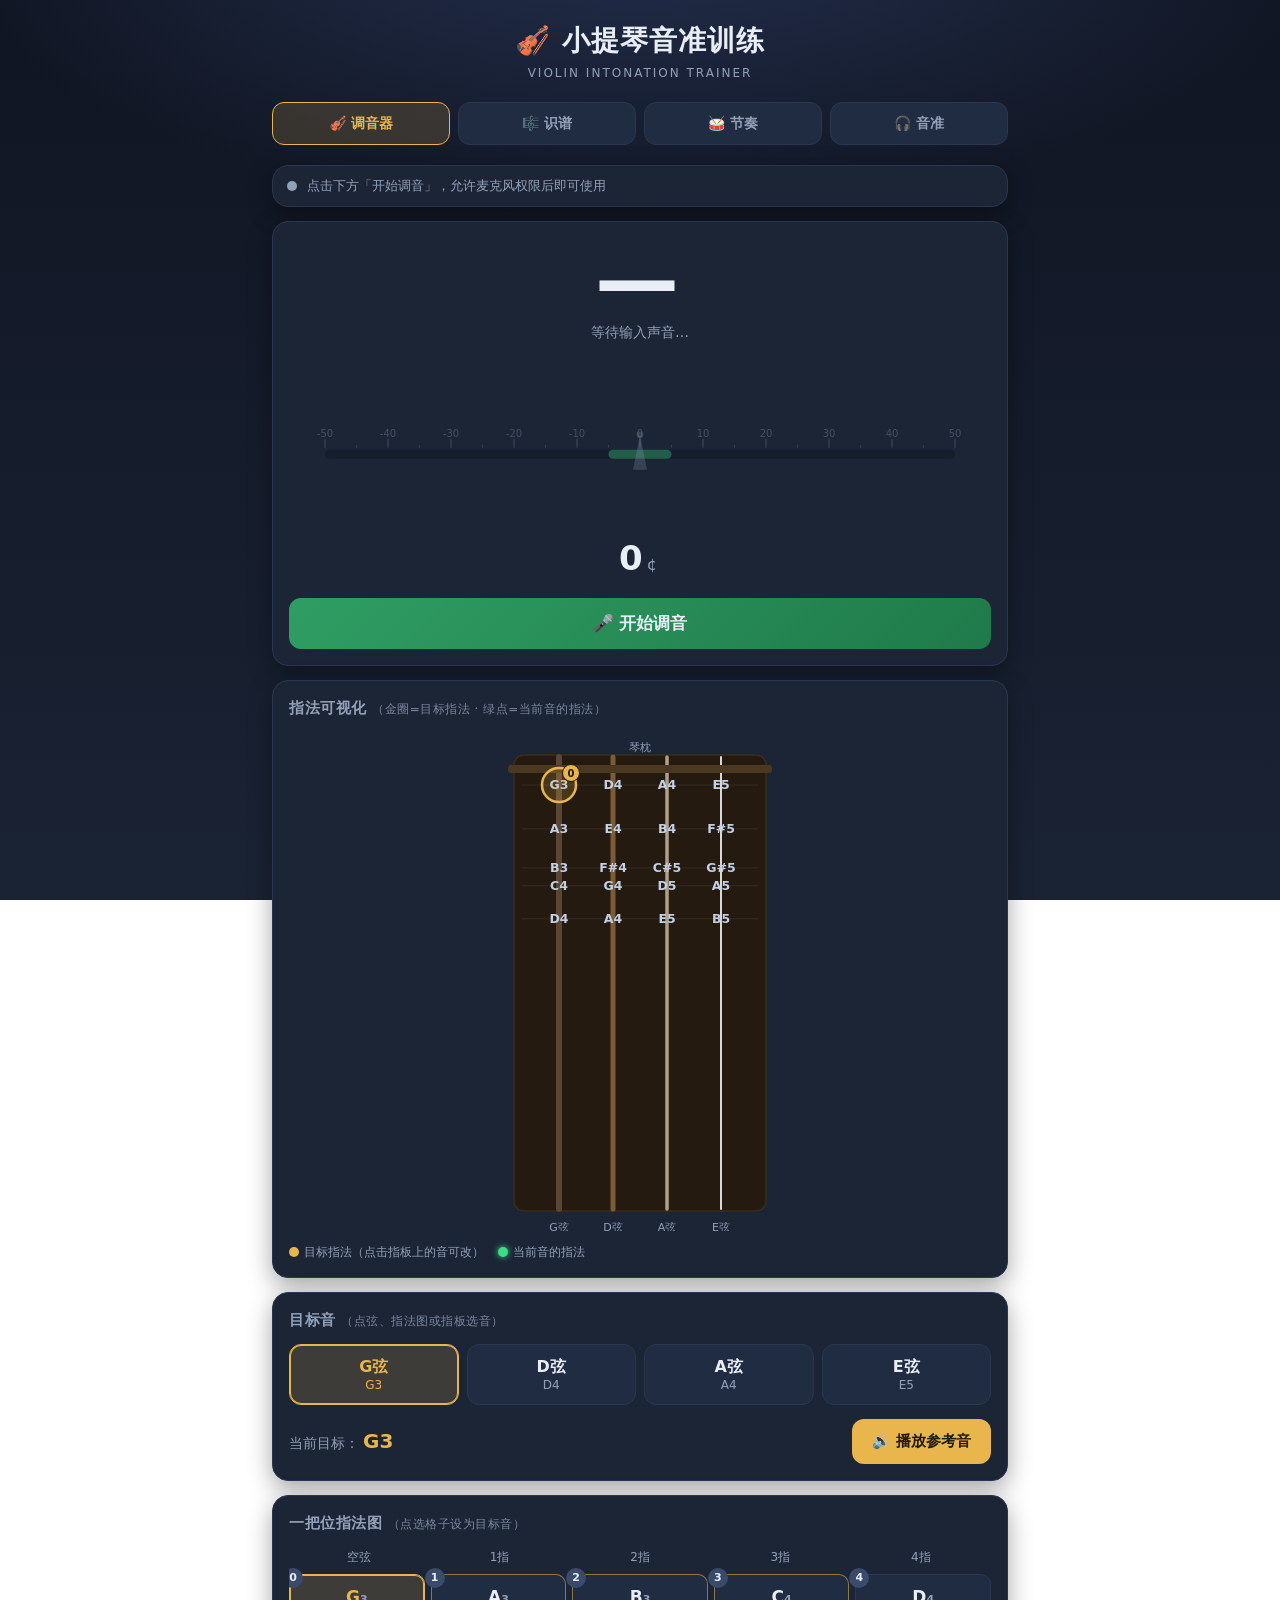
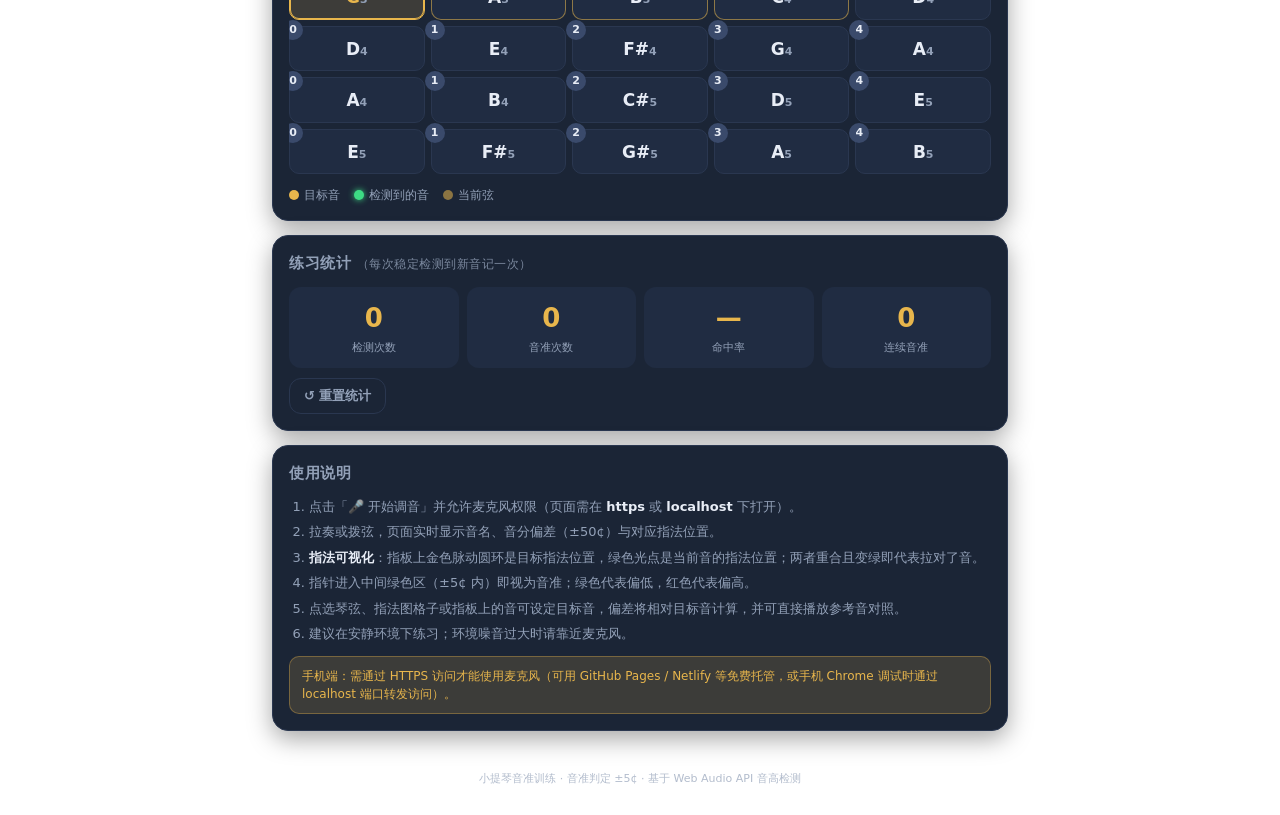
<file: index.html>
<!DOCTYPE html>
<html lang="zh-CN">
<head>
<meta charset="UTF-8">
<meta name="viewport" content="width=device-width, initial-scale=1, viewport-fit=cover">
<meta name="theme-color" content="#101522">
<meta name="description" content="小提琴音准训练器：实时音高检测、音分偏差表、一把位指法图，支持电脑与手机。">
<title>小提琴音准训练 · Violin Tuner</title>
<link rel="icon" href="data:image/svg+xml,<svg xmlns='http://www.w3.org/2000/svg' viewBox='0 0 100 100'><text y='.9em' font-size='90'>🎻</text></svg>">
<link rel="stylesheet" href="css/style.css">
</head>
<body data-page="tuner">

<header class="app-header">
  <div class="brand">🎻 小提琴音准训练</div>
  <div class="brand-sub">Violin Intonation Trainer</div>
</header>

<nav class="site-nav">
  <a class="nav-link active" href="index.html">🎻 调音器</a>
  <a class="nav-link" href="notes.html">🎼 识谱</a>
  <a class="nav-link" href="rhythm.html">🥁 节奏</a>
  <a class="nav-link" href="ear.html">🎧 音准</a>
</nav>

<main class="app">

  <!-- 状态条 -->
  <section class="card status-card" id="statusCard">
    <span class="status-led" id="statusLed"></span>
    <span class="status-text" id="statusText">点击下方「开始调音」，允许麦克风权限后即可使用</span>
  </section>

  <!-- 调音器主区域 -->
  <section class="card tuner-card">
    <div class="note-display">
      <span class="note-letter" id="noteLetter">—</span>
      <span class="note-octave" id="noteOctave"></span>
    </div>
    <div class="pos-info" id="posInfo">等待输入声音…</div>

    <canvas id="meter" class="meter"></canvas>

    <div class="cents-readout">
      <span class="cents-value" id="centsValue">0</span>
      <span class="cents-unit">¢</span>
      <span class="cents-dir" id="centsDir"></span>
    </div>

    <div class="btn-row">
      <button id="startBtn" class="btn btn-primary">🎤 开始调音</button>
      <button id="stopBtn" class="btn btn-ghost hidden">⏹ 停止</button>
    </div>
  </section>

  <!-- 指法可视化 -->
  <section class="card">
    <h2>指法可视化 <span class="hint">（金圈=目标指法 · 绿点=当前音的指法）</span></h2>
    <div class="fb-wrap">
      <svg id="fbSvg" viewBox="0 0 340 500" role="img" aria-label="小提琴指板指法图"></svg>
    </div>
    <div class="chart-legend">
      <span><i class="dot dot-target"></i>目标指法（点击指板上的音可改）</span>
      <span><i class="dot dot-detect"></i>当前音的指法</span>
    </div>
  </section>

  <!-- 目标音 / 琴弦 -->
  <section class="card">
    <h2>目标音 <span class="hint">（点弦、指法图或指板选音）</span></h2>
    <div class="string-row" id="stringRow">
      <button class="string-btn" data-string="G">G弦<br><small>G3</small></button>
      <button class="string-btn" data-string="D">D弦<br><small>D4</small></button>
      <button class="string-btn" data-string="A">A弦<br><small>A4</small></button>
      <button class="string-btn" data-string="E">E弦<br><small>E5</small></button>
    </div>
    <div class="target-row">
      <div class="target-label">当前目标：<b id="targetNote">G3</b></div>
      <button id="refBtn" class="btn btn-accent">🔊 播放参考音</button>
    </div>
    <div class="flash hidden" id="flash">🎯 准了！</div>
  </section>

  <!-- 一把位指法图 -->
  <section class="card">
    <h2>一把位指法图 <span class="hint">（点选格子设为目标音）</span></h2>
    <div class="chart-wrap">
      <div class="chart" id="chart" role="grid" aria-label="小提琴一把位指法图"></div>
    </div>
    <div class="chart-legend">
      <span><i class="dot dot-target"></i>目标音</span>
      <span><i class="dot dot-detect"></i>检测到的音</span>
      <span><i class="dot dot-current"></i>当前弦</span>
    </div>
  </section>

  <!-- 练习统计 -->
  <section class="card">
    <h2>练习统计 <span class="hint">（每次稳定检测到新音记一次）</span></h2>
    <div class="stats">
      <div class="stat"><div class="stat-num" id="statTotal">0</div><div class="stat-label">检测次数</div></div>
      <div class="stat"><div class="stat-num" id="statInTune">0</div><div class="stat-label">音准次数</div></div>
      <div class="stat"><div class="stat-num" id="statRate">—</div><div class="stat-label">命中率</div></div>
      <div class="stat"><div class="stat-num" id="statStreak">0</div><div class="stat-label">连续音准</div></div>
    </div>
    <button id="resetStatsBtn" class="btn btn-ghost btn-sm">↺ 重置统计</button>
  </section>

  <!-- 使用说明 -->
  <section class="card help">
    <h2>使用说明</h2>
    <ol>
      <li>点击「🎤 开始调音」并允许麦克风权限（页面需在 <b>https</b> 或 <b>localhost</b> 下打开）。</li>
      <li>拉奏或拨弦，页面实时显示音名、音分偏差（±50¢）与对应指法位置。</li>
      <li><b>指法可视化</b>：指板上金色脉动圆环是目标指法位置，绿色光点是当前音的指法位置；两者重合且变绿即代表拉对了音。</li>
      <li>指针进入中间绿色区（±5¢ 内）即视为音准；绿色代表偏低，红色代表偏高。</li>
      <li>点选琴弦、指法图格子或指板上的音可设定目标音，偏差将相对目标音计算，并可直接播放参考音对照。</li>
      <li>建议在安静环境下练习；环境噪音过大时请靠近麦克风。</li>
    </ol>
    <p class="note">手机端：需通过 HTTPS 访问才能使用麦克风（可用 GitHub Pages / Netlify 等免费托管，或手机 Chrome 调试时通过 localhost 端口转发访问）。</p>
  </section>

</main>

<footer class="app-footer">
  小提琴音准训练 · 音准判定 ±5¢ · 基于 Web Audio API 音高检测
</footer>

<script src="js/pitch.js"></script>
<script src="js/app.js"></script>
</body>
</html>
</file>
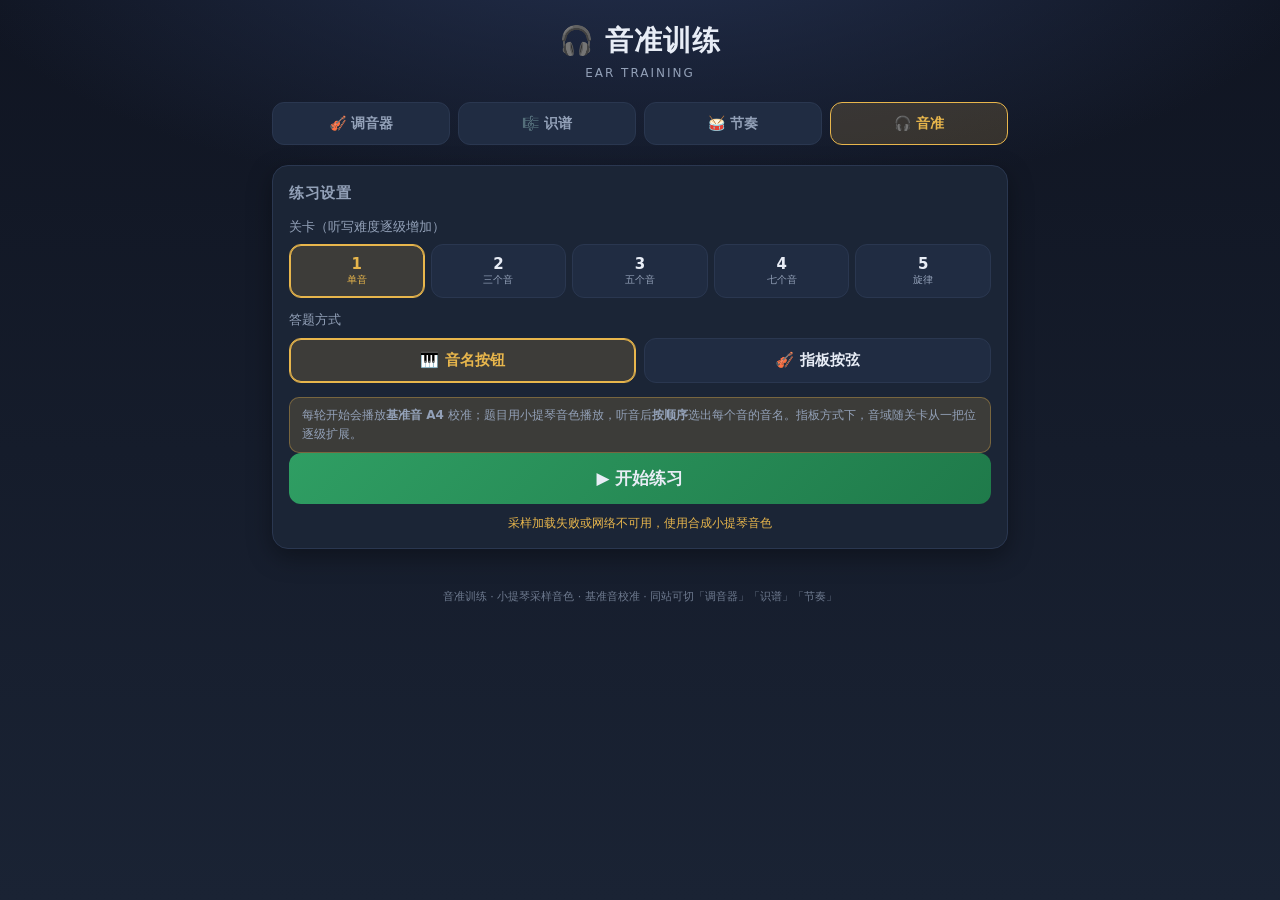
<file: ear.html>
<!DOCTYPE html>
<html lang="zh-CN">
<head>
<meta charset="UTF-8">
<meta name="viewport" content="width=device-width, initial-scale=1, viewport-fit=cover">
<meta name="theme-color" content="#101522">
<meta name="description" content="音准（听音）训练：小提琴采样音色播放，听音辨名，单音到经典旋律五级难度，支持音名按钮与指板按弦双答题。">
<title>音准训练 · Ear Trainer</title>
<link rel="icon" href="data:image/svg+xml,<svg xmlns='http://www.w3.org/2000/svg' viewBox='0 0 100 100'><text y='.9em' font-size='90'>🎧</text></svg>">
<link rel="stylesheet" href="css/style.css">
<link rel="stylesheet" href="css/ear.css">
</head>
<body data-page="ear">

<header class="app-header">
  <div class="brand">🎧 音准训练</div>
  <div class="brand-sub">Ear Training</div>
</header>

<nav class="site-nav">
  <a class="nav-link" href="index.html">🎻 调音器</a>
  <a class="nav-link" href="notes.html">🎼 识谱</a>
  <a class="nav-link" href="rhythm.html">🥁 节奏</a>
  <a class="nav-link active" href="ear.html">🎧 音准</a>
</nav>

<main class="app">

  <!-- 练习设置 -->
  <section class="card" id="setupCard">
    <h2>练习设置</h2>
    <div class="set-label">关卡（听写难度逐级增加）</div>
    <div class="level-grid" id="levelRow">
      <button class="rh-level active" data-level="1">1<small>单音</small></button>
      <button class="rh-level" data-level="2">2<small>三个音</small></button>
      <button class="rh-level" data-level="3">3<small>五个音</small></button>
      <button class="rh-level" data-level="4">4<small>七个音</small></button>
      <button class="rh-level" data-level="5">5<small>旋律</small></button>
    </div>

    <div class="set-label">答题方式</div>
    <div class="btn-grid" id="answerModeRow">
      <button class="choice-btn active" data-mode="buttons">🎹 音名按钮</button>
      <button class="choice-btn" data-mode="board">🎻 指板按弦</button>
    </div>

    <div class="set-tip">每轮开始会播放<b>基准音 A4</b> 校准；题目用小提琴音色播放，听音后<b>按顺序</b>选出每个音的音名。指板方式下，音域随关卡从一把位逐级扩展。</div>
    <button id="startBtn" class="btn btn-primary">▶ 开始练习</button>
    <div class="sound-status" id="soundStatus">正在准备音色…</div>
  </section>

  <!-- 答题区 -->
  <section class="card hidden" id="quizCard">
    <div class="quiz-top">
      <span id="progressText">第 1 / 20 题</span>
      <span id="scoreText">对 0 · 错 0</span>
    </div>
    <div class="progress-bar"><div class="progress-fill" id="progressFill"></div></div>

    <div class="play-row">
      <span class="seq-info" id="seqInfo">第 1 / 1 个音</span>
      <div class="play-btns">
        <button id="refBtn" class="btn btn-ghost btn-sm">🔊 基准音 A4</button>
        <button id="replayBtn" class="btn btn-accent btn-sm">🔁 重播本题</button>
      </div>
    </div>

    <!-- 音名按钮答题（钢琴式八度分行，点击=播放试听+作答） -->
    <div class="set-label" id="btnLabel">点击音名作答（同时播放该音试听，可随时与基准音对比）</div>
    <div class="answer-row" id="answerRow"></div>

    <!-- 指板答题 -->
    <div class="board-wrap hidden" id="boardWrap">
      <svg id="earBoard" viewBox="0 0 340 520" role="img" aria-label="小提琴指板答题"></svg>
    </div>

    <div class="feedback" id="feedback">&nbsp;</div>

    <div class="btn-row next-row">
      <button id="nextBtn" class="btn btn-primary hidden">▶ 下一题</button>
    </div>
  </section>

  <!-- 结果 -->
  <section class="card hidden" id="resultCard">
    <h2>本轮完成 🎉</h2>
    <div class="stats">
      <div class="stat"><div class="stat-num" id="resRate">—</div><div class="stat-label">正确率</div></div>
      <div class="stat"><div class="stat-num" id="resRight">0</div><div class="stat-label">答对</div></div>
      <div class="stat"><div class="stat-num" id="resWrong">0</div><div class="stat-label">答错</div></div>
      <div class="stat"><div class="stat-num" id="resStreak">0</div><div class="stat-label">最长连对</div></div>
    </div>
    <div class="btn-row">
      <button id="againBtn" class="btn btn-primary">🔀 再来一轮（重新洗牌）</button>
      <button id="backBtn" class="btn btn-ghost">⚙ 返回设置</button>
    </div>
  </section>

</main>

<footer class="app-footer">
  音准训练 · 小提琴采样音色 · 基准音校准 · 同站可切「调音器」「识谱」「节奏」
</footer>

<script src="js/pitch.js"></script>
<script src="js/synth.js"></script>
<script src="js/samples.js"></script>
<script src="js/ear.js"></script>
</body>
</html>
</file>
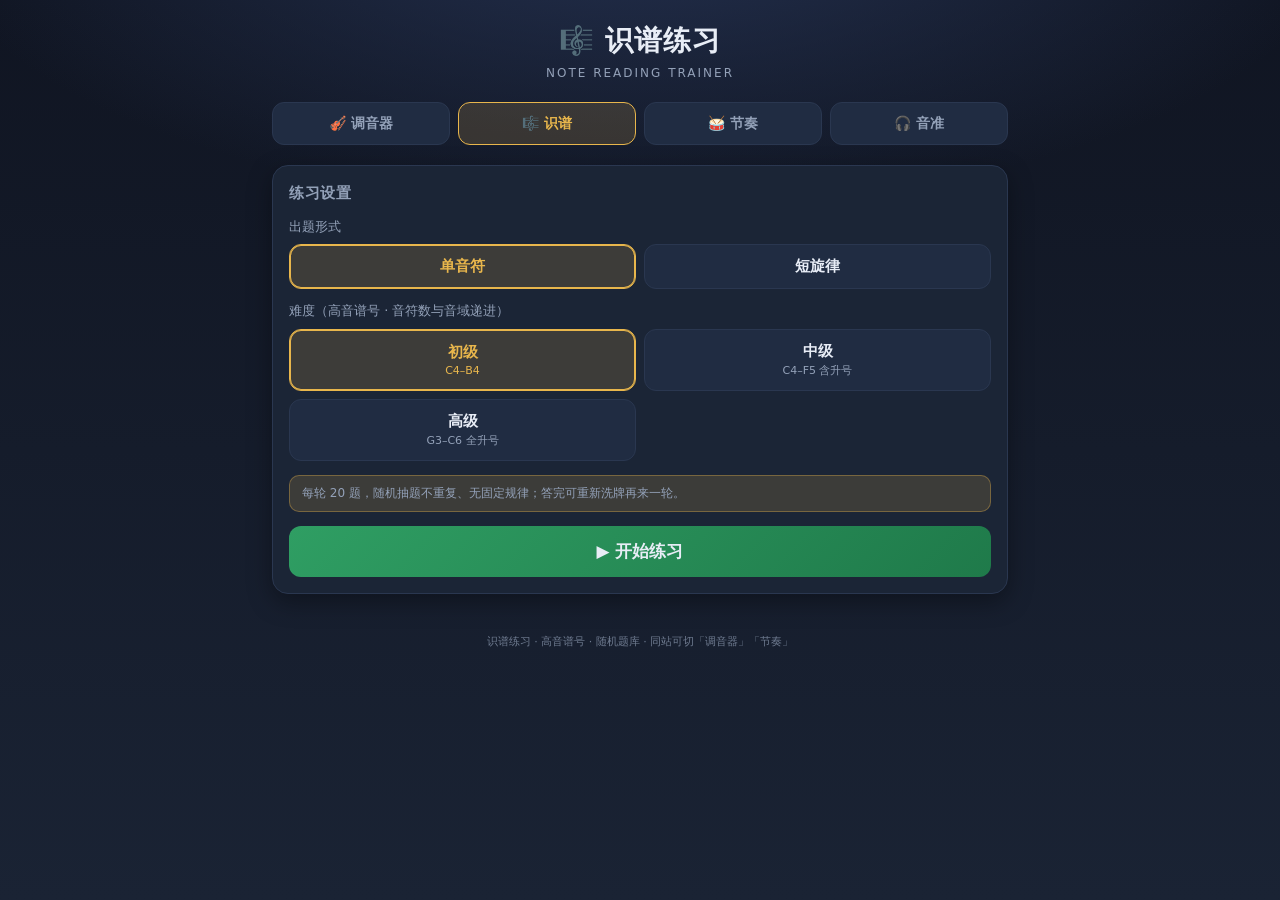
<file: notes.html>
<!DOCTYPE html>
<html lang="zh-CN">
<head>
<meta charset="UTF-8">
<meta name="viewport" content="width=device-width, initial-scale=1, viewport-fit=cover">
<meta name="theme-color" content="#101522">
<meta name="description" content="五线谱识谱练习：单音符/短旋律双模式，三档难度，随机不重复题库。">
<title>识谱练习 · Note Reading</title>
<link rel="icon" href="data:image/svg+xml,<svg xmlns='http://www.w3.org/2000/svg' viewBox='0 0 100 100'><text y='.9em' font-size='90'>🎼</text></svg>">
<link rel="stylesheet" href="css/style.css">
<link rel="stylesheet" href="css/notes.css">
</head>
<body data-page="notes">

<header class="app-header">
  <div class="brand">🎼 识谱练习</div>
  <div class="brand-sub">Note Reading Trainer</div>
</header>

<nav class="site-nav">
  <a class="nav-link" href="index.html">🎻 调音器</a>
  <a class="nav-link active" href="notes.html">🎼 识谱</a>
  <a class="nav-link" href="rhythm.html">🥁 节奏</a>
  <a class="nav-link" href="ear.html">🎧 音准</a>
</nav>

<main class="app">

  <!-- 练习设置 -->
  <section class="card" id="setupCard">
    <h2>练习设置</h2>
    <div class="set-label">出题形式</div>
    <div class="btn-grid" id="modeRow">
      <button class="choice-btn active" data-mode="single">单音符</button>
      <button class="choice-btn" data-mode="melody">短旋律</button>
    </div>
    <div class="set-label">难度（高音谱号 · 音符数与音域递进）</div>
    <div class="btn-grid" id="levelRow">
      <button class="choice-btn active" data-level="1">初级<br><small>C4–B4</small></button>
      <button class="choice-btn" data-level="2">中级<br><small>C4–F5 含升号</small></button>
      <button class="choice-btn" data-level="3">高级<br><small>G3–C6 全升号</small></button>
    </div>
    <div class="set-tip">每轮 20 题，随机抽题不重复、无固定规律；答完可重新洗牌再来一轮。</div>
    <button id="startBtn" class="btn btn-primary">▶ 开始练习</button>
  </section>

  <!-- 答题区 -->
  <section class="card hidden" id="quizCard">
    <div class="quiz-top">
      <span id="progressText">第 1 / 20 题</span>
      <span id="scoreText">对 0 · 错 0</span>
    </div>
    <div class="progress-bar"><div class="progress-fill" id="progressFill"></div></div>

    <div class="staff-wrap">
      <svg id="staff" viewBox="0 0 540 180" role="img" aria-label="五线谱"></svg>
    </div>

    <div class="set-label">这个音是什么？</div>
    <div class="answer-row" id="answerRow"></div>

    <div class="feedback" id="feedback">&nbsp;</div>
  </section>

  <!-- 结果 -->
  <section class="card hidden" id="resultCard">
    <h2>本轮完成 🎉</h2>
    <div class="stats">
      <div class="stat"><div class="stat-num" id="resRate">—</div><div class="stat-label">正确率</div></div>
      <div class="stat"><div class="stat-num" id="resRight">0</div><div class="stat-label">答对</div></div>
      <div class="stat"><div class="stat-num" id="resWrong">0</div><div class="stat-label">答错</div></div>
      <div class="stat"><div class="stat-num" id="resStreak">0</div><div class="stat-label">最长连对</div></div>
    </div>
    <div class="btn-row">
      <button id="againBtn" class="btn btn-primary">🔀 再来一轮（重新洗牌）</button>
      <button id="backBtn" class="btn btn-ghost">⚙ 返回设置</button>
    </div>
  </section>

</main>

<footer class="app-footer">
  识谱练习 · 高音谱号 · 随机题库 · 同站可切「调音器」「节奏」
</footer>

<script src="js/pitch.js"></script>
<script src="js/notation.js"></script>
<script src="js/notes.js"></script>
</body>
</html>
</file>
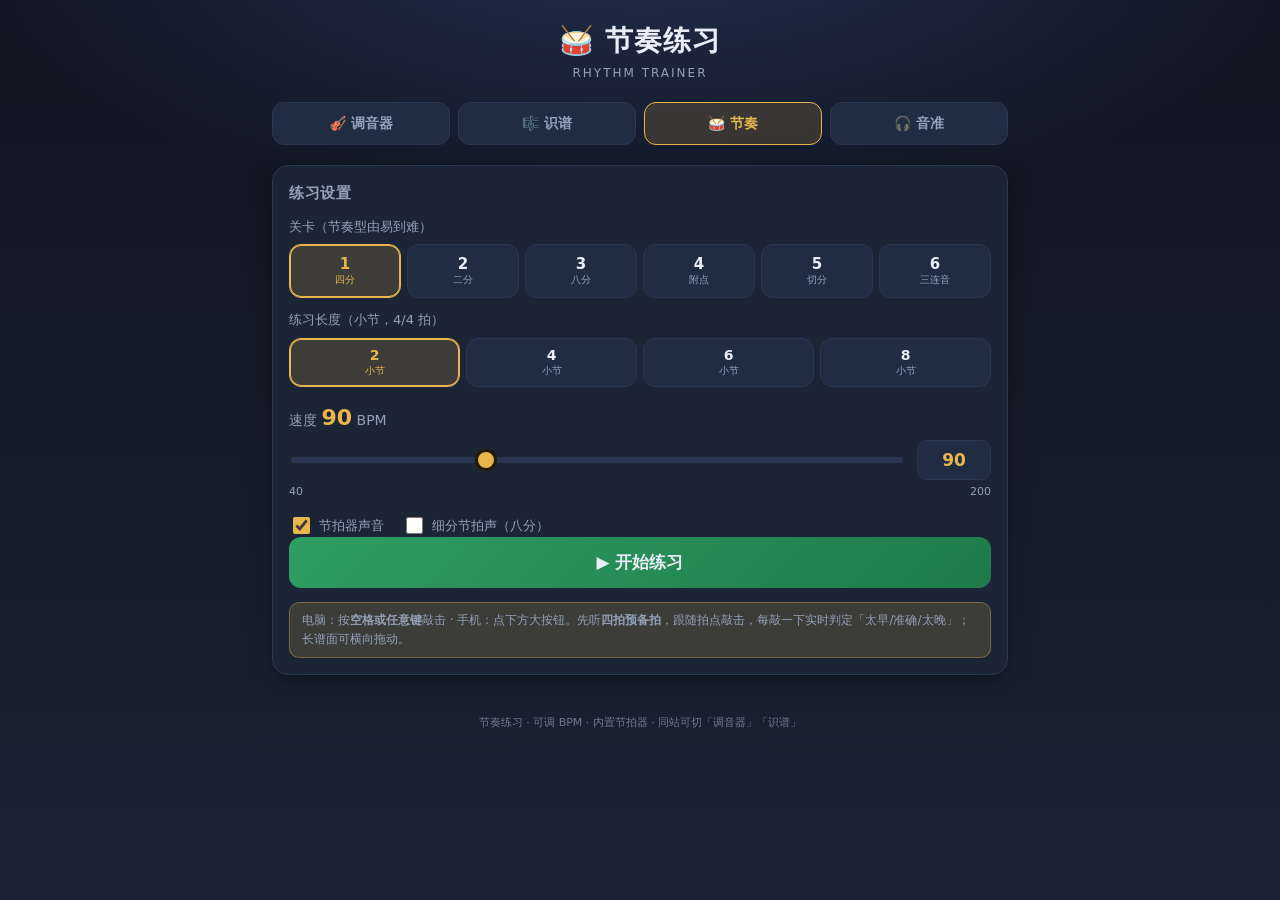
<file: rhythm.html>
<!DOCTYPE html>
<html lang="zh-CN">
<head>
<meta charset="UTF-8">
<meta name="viewport" content="width=device-width, initial-scale=1, viewport-fit=cover">
<meta name="theme-color" content="#101522">
<meta name="description" content="节奏练习：按五线谱音符敲击，可调 BPM，内置节拍器，实时判定准确度。">
<title>节奏练习 · Rhythm Trainer</title>
<link rel="icon" href="data:image/svg+xml,<svg xmlns='http://www.w3.org/2000/svg' viewBox='0 0 100 100'><text y='.9em' font-size='90'>🥁</text></svg>">
<link rel="stylesheet" href="css/style.css">
<link rel="stylesheet" href="css/rhythm.css">
</head>
<body data-page="rhythm">

<header class="app-header">
  <div class="brand">🥁 节奏练习</div>
  <div class="brand-sub">Rhythm Trainer</div>
</header>

<nav class="site-nav">
  <a class="nav-link" href="index.html">🎻 调音器</a>
  <a class="nav-link" href="notes.html">🎼 识谱</a>
  <a class="nav-link active" href="rhythm.html">🥁 节奏</a>
  <a class="nav-link" href="ear.html">🎧 音准</a>
</nav>

<main class="app">

  <!-- 设置 -->
  <section class="card" id="setupCard">
    <h2>练习设置</h2>
    <div class="set-label">关卡（节奏型由易到难）</div>
    <div class="level-grid" id="levelRow">
      <button class="rh-level active" data-level="0">1<br><small>四分</small></button>
      <button class="rh-level" data-level="1">2<br><small>二分</small></button>
      <button class="rh-level" data-level="2">3<br><small>八分</small></button>
      <button class="rh-level" data-level="3">4<br><small>附点</small></button>
      <button class="rh-level" data-level="4">5<br><small>切分</small></button>
      <button class="rh-level" data-level="5">6<br><small>三连音</small></button>
    </div>

    <div class="set-label">练习长度（小节，4/4 拍）</div>
    <div class="measures-grid" id="measuresRow">
      <button class="rh-level active" data-measures="1">2<small>小节</small></button>
      <button class="rh-level" data-measures="2">4<small>小节</small></button>
      <button class="rh-level" data-measures="3">6<small>小节</small></button>
      <button class="rh-level" data-measures="4">8<small>小节</small></button>
    </div>

    <div class="bpm-row">
      <div class="bpm-label">速度 <b id="bpmValue">90</b> BPM</div>
      <div class="bpm-controls">
        <input type="range" id="bpmSlider" min="40" max="200" step="1" value="90">
        <input type="number" id="bpmInput" min="40" max="200" value="90" inputmode="numeric">
      </div>
      <div class="bpm-scale"><span>40</span><span>200</span></div>
    </div>

    <div class="opt-row">
      <label class="chk"><input type="checkbox" id="metOn" checked> 节拍器声音</label>
      <label class="chk"><input type="checkbox" id="subOn"> 细分节拍声（八分）</label>
    </div>

    <button id="startBtn" class="btn btn-primary">▶ 开始练习</button>
    <div class="set-tip">电脑：按<b>空格或任意键</b>敲击 · 手机：点下方大按钮。先听<b>四拍预备拍</b>，跟随拍点敲击，每敲一下实时判定「太早/准确/太晚」；长谱面可横向拖动。</div>
  </section>

  <!-- 练习 -->
  <section class="card hidden" id="playCard">
    <div class="quiz-top">
      <span id="rhLevelName">关卡 1 · 四分音符</span>
      <span id="rhBpm">BPM 90</span>
    </div>

    <div class="staff-wrap">
      <svg id="rhStaff" viewBox="0 0 580 200" role="img" aria-label="节奏谱"></svg>
    </div>

    <div class="rh-hint" id="rhHint">等待开始…</div>

    <button id="tapBtn" class="btn tap-btn">👆 敲击</button>

    <div class="rh-feedback" id="rhFeedback">&nbsp;</div>

    <div class="rh-stats-row">
      <span>准确 <b id="rhGood">0</b></span>
      <span>偏差 <b id="rhOff">0</b></span>
      <span>漏音 <b id="rhMiss">0</b></span>
      <span>多余 <b id="rhExtra">0</b></span>
    </div>

    <button id="stopBtn" class="btn btn-ghost">⏹ 停止</button>
  </section>

  <!-- 结果 -->
  <section class="card hidden" id="resultCard">
    <h2>练习完成 🎉</h2>
    <div class="stats">
      <div class="stat"><div class="stat-num" id="resRate">—</div><div class="stat-label">准确率</div></div>
      <div class="stat"><div class="stat-num" id="resAvg">—</div><div class="stat-label">平均偏差</div></div>
      <div class="stat"><div class="stat-num" id="resMiss">0</div><div class="stat-label">漏音</div></div>
      <div class="stat"><div class="stat-num" id="resExtra">0</div><div class="stat-label">多余敲击</div></div>
    </div>
    <div class="btn-row">
      <button id="againBtn" class="btn btn-primary">🔀 再来一轮</button>
      <button id="backBtn" class="btn btn-ghost">⚙ 返回设置</button>
    </div>
  </section>

</main>

<footer class="app-footer">
  节奏练习 · 可调 BPM · 内置节拍器 · 同站可切「调音器」「识谱」
</footer>

<script src="js/notation.js"></script>
<script src="js/rhythm.js"></script>
</body>
</html>
</file>
<file: css/style.css>
/* ============================================================
   小提琴音准训练 · 深色响应式主题（移动端优先）
   ============================================================ */

:root {
  --bg: #0e1420;
  --bg-grad-1: #101522;
  --bg-grad-2: #1a2334;
  --card: #1b2536;
  --card-border: #2a3750;
  --text: #e8edf6;
  --text-dim: #93a1b8;
  --accent: #e8b64c;
  --accent-soft: rgba(232, 182, 76, .16);
  --green: #3ddc84;
  --green-soft: rgba(61, 220, 132, .14);
  --red: #ff6b6b;
  --red-soft: rgba(255, 107, 107, .14);
  --blue: #6db3ff;
  --blue-soft: rgba(109, 179, 255, .14);
  --radius: 16px;
  --shadow: 0 8px 24px rgba(0, 0, 0, .35);
}

* { box-sizing: border-box; }

html { -webkit-text-size-adjust: 100%; }

body {
  margin: 0;
  min-height: 100vh;
  font-family: "PingFang SC", "Microsoft YaHei", "Segoe UI", system-ui, -apple-system, sans-serif;
  color: var(--text);
  background:
    radial-gradient(1200px 500px at 50% -10%, #243150 0%, transparent 60%),
    linear-gradient(180deg, var(--bg-grad-1), var(--bg-grad-2));
  background-attachment: fixed;
  line-height: 1.5;
}

/* ---------- 头部 ---------- */
.app-header {
  padding: 20px 16px 8px;
  text-align: center;
}
.brand {
  font-size: 24px;
  font-weight: 700;
  letter-spacing: 1px;
}
.brand-sub {
  margin-top: 2px;
  font-size: 12px;
  color: var(--text-dim);
  letter-spacing: 2px;
  text-transform: uppercase;
}

/* ---------- 顶部导航（三页互跳） ---------- */
.site-nav {
  display: flex;
  gap: 8px;
  max-width: 760px;
  margin: 12px auto 0;
  padding: 0 12px;
}
.nav-link {
  flex: 1;
  text-align: center;
  padding: 10px 4px;
  border-radius: 12px;
  background: #202c42;
  border: 1px solid var(--card-border);
  color: var(--text-dim);
  text-decoration: none;
  font-size: 14px;
  font-weight: 600;
  touch-action: manipulation;
  user-select: none;
  -webkit-user-select: none;
  transition: transform .08s, background .2s, color .2s, border-color .2s;
}
.nav-link:active { transform: scale(.97); }
.nav-link.active {
  background: var(--accent-soft);
  border-color: var(--accent);
  color: var(--accent);
}

/* ---------- 布局 ---------- */
.app {
  max-width: 760px;
  margin: 0 auto;
  padding: 12px 12px 40px;
  display: flex;
  flex-direction: column;
  gap: 14px;
}

.card {
  background: var(--card);
  border: 1px solid var(--card-border);
  border-radius: var(--radius);
  padding: 16px;
  box-shadow: var(--shadow);
}

.card h2 {
  margin: 0 0 12px;
  font-size: 15px;
  font-weight: 600;
  color: var(--text-dim);
  letter-spacing: .5px;
}
.card h2 .hint {
  font-weight: 400;
  font-size: 12px;
  color: var(--text-dim);
  opacity: .8;
}

/* ---------- 状态条 ---------- */
.status-card {
  display: flex;
  align-items: center;
  gap: 10px;
  padding: 10px 14px;
  font-size: 13px;
  color: var(--text-dim);
}
.status-led {
  flex: 0 0 auto;
  width: 10px;
  height: 10px;
  border-radius: 50%;
  background: var(--text-dim);
  transition: background .25s, box-shadow .25s;
}
.status-card.on  { color: var(--text); }
.status-card.on .status-led  { background: var(--green); box-shadow: 0 0 10px var(--green); }
.status-card.busy .status-led { background: var(--accent); box-shadow: 0 0 10px var(--accent); }
.status-card.err .status-led  { background: var(--red); box-shadow: 0 0 10px var(--red); }

/* ---------- 调音器 ---------- */
.tuner-card { text-align: center; }

.note-display {
  display: flex;
  align-items: baseline;
  justify-content: center;
  gap: 6px;
  min-height: 64px;
}
.note-letter {
  font-size: 64px;
  font-weight: 800;
  line-height: 1;
  color: var(--text);
}
.note-octave {
  font-size: 26px;
  font-weight: 600;
  color: var(--accent);
}
.note-display.locked .note-letter { color: var(--accent); }

.pos-info {
  min-height: 20px;
  font-size: 14px;
  color: var(--text-dim);
  margin-bottom: 6px;
}
.pos-info b { color: var(--accent); font-weight: 600; }

.meter {
  width: 100%;
  height: 150px;
  display: block;
  touch-action: none;
}

.cents-readout {
  display: flex;
  align-items: baseline;
  justify-content: center;
  gap: 4px;
  font-variant-numeric: tabular-nums;
  margin: 4px 0 14px;
}
.cents-value { font-size: 34px; font-weight: 700; }
.cents-unit { font-size: 16px; color: var(--text-dim); }
.cents-dir  { font-size: 15px; font-weight: 600; color: var(--text-dim); }

/* 偏差颜色类 */
.cents-flat  .cents-value { color: var(--blue); }
.cents-sharp .cents-value { color: var(--red); }
.cents-ok    .cents-value { color: var(--green); }

/* ---------- 按钮 ---------- */
.btn {
  appearance: none;
  border: none;
  border-radius: 12px;
  padding: 13px 20px;
  font-size: 15px;
  font-weight: 600;
  font-family: inherit;
  color: var(--text);
  background: #2a3750;
  cursor: pointer;
  touch-action: manipulation;
  user-select: none;
  -webkit-user-select: none;
  transition: transform .08s, filter .15s, background .2s;
}
.btn:active { transform: scale(.97); }
.btn:disabled { opacity: .45; cursor: not-allowed; }

.btn-primary { background: linear-gradient(135deg, #2f9e63, #1f7a4a); width: 100%; font-size: 17px; padding: 14px; }
.btn-primary:disabled { background: #2a3750; }
.btn-accent  { background: var(--accent); color: #221a05; }
.btn-ghost   { background: transparent; border: 1px solid var(--card-border); color: var(--text-dim); }
.btn-sm      { font-size: 13px; padding: 8px 14px; margin-top: 10px; }

.btn-row { display: flex; gap: 10px; }
.btn-row .btn-primary { flex: 1; }
.btn-row .btn-ghost { flex: 0 0 auto; }

.hidden { display: none !important; }

/* ---------- 琴弦选择 ---------- */
.string-row {
  display: grid;
  grid-template-columns: repeat(4, 1fr);
  gap: 8px;
}
.string-btn {
  appearance: none;
  border: 1px solid var(--card-border);
  border-radius: 12px;
  background: #202c42;
  color: var(--text);
  padding: 12px 4px;
  font-size: 16px;
  font-weight: 700;
  font-family: inherit;
  cursor: pointer;
  touch-action: manipulation;
  user-select: none;
  transition: transform .08s, border-color .15s, background .2s, box-shadow .2s;
}
.string-btn small { display: block; font-size: 12px; font-weight: 400; color: var(--text-dim); }
.string-btn:active { transform: scale(.96); }
.string-btn.active {
  border-color: var(--accent);
  background: var(--accent-soft);
  color: var(--accent);
  box-shadow: 0 0 0 1px var(--accent) inset;
}
.string-btn.active small { color: var(--accent); }

.target-row {
  display: flex;
  align-items: center;
  justify-content: space-between;
  gap: 10px;
  margin-top: 14px;
}
.target-label { font-size: 14px; color: var(--text-dim); }
.target-label b {
  font-size: 20px;
  color: var(--accent);
  margin-left: 4px;
  font-variant-numeric: tabular-nums;
}

/* ---------- 音准提示闪烁 ---------- */
.flash {
  position: fixed;
  left: 50%;
  top: 42%;
  transform: translate(-50%, -50%);
  background: rgba(26, 42, 30, .92);
  border: 1px solid var(--green);
  color: var(--green);
  font-size: 44px;
  font-weight: 800;
  padding: 14px 34px;
  border-radius: 20px;
  box-shadow: 0 0 40px rgba(61, 220, 132, .45);
  z-index: 50;
  pointer-events: none;
  animation: flashPop .6s ease-out forwards;
}
@keyframes flashPop {
  0%   { opacity: 0; transform: translate(-50%, -50%) scale(.6); }
  20%  { opacity: 1; transform: translate(-50%, -50%) scale(1.08); }
  70%  { opacity: 1; transform: translate(-50%, -50%) scale(1); }
  100% { opacity: 0; transform: translate(-50%, -50%) scale(1); }
}

/* ---------- 指法图 ---------- */
.chart-wrap { overflow-x: auto; }
.chart {
  display: grid;
  grid-template-columns: repeat(5, minmax(74px, 1fr));
  gap: 6px;
  min-width: 400px;
}
.chart-header {
  grid-column: 1 / -1;
  display: grid;
  grid-template-columns: repeat(5, 1fr);
  color: var(--text-dim);
  font-size: 12px;
  text-align: center;
}
.chart-header span { padding: 2px 0; }
.chart-cell {
  position: relative;
  border: 1px solid var(--card-border);
  border-radius: 10px;
  background: #202c42;
  padding: 10px 4px 8px;
  text-align: center;
  cursor: pointer;
  touch-action: manipulation;
  user-select: none;
  transition: transform .08s, border-color .15s, background .2s, box-shadow .2s;
  font-variant-numeric: tabular-nums;
}
.chart-cell:active { transform: scale(.95); }
.chart-cell .note { font-size: 17px; font-weight: 700; }
.chart-cell .finger {
  position: absolute;
  top: -7px;
  left: -7px;
  width: 20px;
  height: 20px;
  border-radius: 50%;
  background: #3a4a6b;
  color: var(--text);
  font-size: 11px;
  font-weight: 700;
  line-height: 20px;
  text-align: center;
}
.chart-cell .oct { font-size: 11px; color: var(--text-dim); }

/* 当前弦 */
.chart-cell.row-current { border-color: rgba(232, 182, 76, .55); }
/* 目标音 */
.chart-cell.is-target {
  border-color: var(--accent);
  background: var(--accent-soft);
  box-shadow: 0 0 0 1px var(--accent) inset;
}
.chart-cell.is-target .note { color: var(--accent); }
/* 检测到的音 */
.chart-cell.is-detect {
  border-color: var(--green);
  background: var(--green-soft);
  box-shadow: 0 0 12px rgba(61, 220, 132, .35);
}
.chart-cell.is-detect .note { color: var(--green); }

.chart-legend {
  display: flex;
  flex-wrap: wrap;
  gap: 14px;
  margin-top: 12px;
  font-size: 12px;
  color: var(--text-dim);
}
.dot {
  display: inline-block;
  width: 10px;
  height: 10px;
  border-radius: 50%;
  margin-right: 5px;
  vertical-align: -1px;
}
.dot-target  { background: var(--accent); }
.dot-detect  { background: var(--green);  box-shadow: 0 0 6px var(--green); }
.dot-current { background: rgba(232, 182, 76, .55); }

/* ---------- 指法可视化（指板） ---------- */
.fb-wrap {
  max-width: 340px;
  margin: 0 auto;
}
#fbSvg {
  width: 100%;
  height: auto;
  display: block;
  user-select: none;
  -webkit-user-select: none;
  touch-action: manipulation;
}
.fb-pos { cursor: pointer; }
.fb-hitarea { fill: transparent; }
.fb-note {
  font-size: 12.5px;
  font-weight: 700;
  fill: #c3cfe4;
  text-anchor: middle;
  pointer-events: none;
}
.fb-pos:hover .fb-note { fill: #ffffff; }
.fb-strlabel { font-size: 11px; fill: var(--text-dim); text-anchor: middle; }

.fb-ring {
  fill: rgba(232, 182, 76, .18);
  stroke: var(--accent);
  stroke-width: 2.5;
  animation: fbPulse 1.4s ease-in-out infinite;
}
.fb-badge { fill: var(--accent); stroke: #221a05; stroke-width: 1; }
.fb-finger { font-size: 10px; font-weight: 800; fill: #221a05; text-anchor: middle; }
.fb-dot {
  fill: var(--green);
  stroke: #0d1420;
  stroke-width: 2;
  filter: drop-shadow(0 0 6px rgba(61, 220, 132, .75));
}
.fb-detect .fb-badge { fill: var(--green); }
/* 拉准目标音：金圈变绿 */
.fb-target.fb-hit .fb-ring {
  stroke: var(--green);
  fill: rgba(61, 220, 132, .22);
  animation: none;
}
.fb-target.fb-hit .fb-badge { fill: var(--green); }
@keyframes fbPulse {
  0%, 100% { opacity: 1; }
  50%      { opacity: .4; }
}

/* ---------- 统计 ---------- */
.stats {
  display: grid;
  grid-template-columns: repeat(4, 1fr);
  gap: 8px;
  text-align: center;
}
.stat {
  background: #202c42;
  border-radius: 12px;
  padding: 12px 4px;
}
.stat-num {
  font-size: 26px;
  font-weight: 800;
  color: var(--accent);
  font-variant-numeric: tabular-nums;
}
.stat-label { font-size: 11px; color: var(--text-dim); margin-top: 2px; }

/* ---------- 帮助 ---------- */
.help ol { margin: 0; padding-left: 20px; }
.help li { margin-bottom: 6px; font-size: 13px; color: var(--text-dim); }
.help li b { color: var(--text); }
.help .note {
  margin: 12px 0 0;
  padding: 10px 12px;
  border-radius: 10px;
  background: var(--accent-soft);
  border: 1px solid rgba(232, 182, 76, .35);
  font-size: 12px;
  color: var(--accent);
}

.app-footer {
  text-align: center;
  font-size: 11px;
  color: var(--text-dim);
  opacity: .7;
  padding: 0 16px 28px;
}

/* ---------- 桌面端 ---------- */
@media (min-width: 720px) {
  .app { padding-top: 20px; }
  .brand { font-size: 28px; }
  .note-letter { font-size: 84px; }
  .meter { height: 180px; }
  .chart { grid-template-columns: repeat(5, 1fr); min-width: 0; }
  .stats { grid-template-columns: repeat(4, 1fr); }
}

/* 适配刘海屏/底部安全区 */
@supports (padding: env(safe-area-inset-bottom)) {
  .app { padding-bottom: calc(40px + env(safe-area-inset-bottom)); }
}
</file>
<file: css/ear.css>
/* ============================================================
 * ear.css — 音准（听音）训练页样式
 * 复用 style.css 的设计令牌；以下为该页特有样式
 * ============================================================ */

.set-label {
  font-size: 13px;
  color: var(--text-dim);
  margin: 12px 0 8px;
}
.set-label:first-child { margin-top: 0; }
.set-tip {
  font-size: 12px;
  color: var(--text-dim);
  background: var(--accent-soft);
  border: 1px solid rgba(232, 182, 76, .35);
  border-radius: 10px;
  padding: 8px 12px;
  margin: 14px 0 0;
  line-height: 1.6;
}

.level-grid {
  display: grid;
  grid-template-columns: repeat(5, 1fr);
  gap: 6px;
}
.rh-level {
  appearance: none;
  border: 1px solid var(--card-border);
  border-radius: 12px;
  background: #202c42;
  color: var(--text);
  padding: 10px 2px;
  font-size: 15px;
  font-weight: 700;
  font-family: inherit;
  cursor: pointer;
  touch-action: manipulation;
  user-select: none;
  -webkit-user-select: none;
  transition: transform .08s, border-color .15s, background .2s, box-shadow .2s;
}
.rh-level small { display: block; font-size: 10px; font-weight: 400; color: var(--text-dim); }
.rh-level:active { transform: scale(.96); }
.rh-level.active {
  border-color: var(--accent);
  background: var(--accent-soft);
  color: var(--accent);
  box-shadow: 0 0 0 1px var(--accent) inset;
}
.rh-level.active small { color: var(--accent); }

.btn-grid {
  display: grid;
  grid-template-columns: repeat(2, 1fr);
  gap: 8px;
}
.choice-btn {
  appearance: none;
  border: 1px solid var(--card-border);
  border-radius: 12px;
  background: #202c42;
  color: var(--text);
  padding: 12px 6px;
  font-size: 15px;
  font-weight: 700;
  font-family: inherit;
  cursor: pointer;
  touch-action: manipulation;
  user-select: none;
  -webkit-user-select: none;
  transition: transform .08s, border-color .15s, background .2s, box-shadow .2s;
}
.choice-btn:active { transform: scale(.96); }
.choice-btn.active {
  border-color: var(--accent);
  background: var(--accent-soft);
  color: var(--accent);
  box-shadow: 0 0 0 1px var(--accent) inset;
}

.sound-status {
  margin-top: 10px;
  font-size: 12px;
  color: var(--text-dim);
  text-align: center;
}
.sound-status.ok { color: var(--green); }
.sound-status.warn { color: var(--accent); }

/* ---------- 答题区 ---------- */
.quiz-top {
  display: flex;
  justify-content: space-between;
  font-size: 13px;
  color: var(--text-dim);
  margin-bottom: 8px;
}
.quiz-top span:last-child { font-variant-numeric: tabular-nums; }

.progress-bar {
  height: 6px;
  border-radius: 3px;
  background: #202c42;
  overflow: hidden;
  margin-bottom: 14px;
}
.progress-fill {
  height: 100%;
  width: 0;
  background: linear-gradient(90deg, var(--accent), #f0c96a);
  border-radius: 3px;
  transition: width .3s ease;
}

.play-row {
  display: flex;
  align-items: center;
  justify-content: space-between;
  gap: 8px;
  margin-bottom: 12px;
  flex-wrap: wrap;
}
.seq-info {
  font-size: 14px;
  color: var(--accent);
  font-weight: 700;
}
.play-btns { display: flex; gap: 8px; }

.answer-row {
  margin-top: 10px;
}
.oct-row { margin-bottom: 8px; }
.oct-tag {
  font-size: 11px;
  color: var(--text-dim);
  margin-bottom: 3px;
}
.oct-grid {
  display: grid;
  grid-template-columns: repeat(12, 1fr);
  gap: 4px;
}
.answer-btn {
  appearance: none;
  border: 1px solid var(--card-border);
  border-radius: 8px;
  background: #202c42;
  color: var(--text);
  font-size: 12px;
  font-weight: 700;
  font-family: inherit;
  padding: 8px 0;
  cursor: pointer;
  touch-action: manipulation;
  user-select: none;
  -webkit-user-select: none;
  transition: transform .08s, background .15s, border-color .15s;
  font-variant-numeric: tabular-nums;
}
.answer-btn:active { transform: scale(.94); }
.answer-btn.right { background: var(--green-soft); border-color: var(--green); color: var(--green); }
.answer-btn.wrong { background: var(--red-soft); border-color: var(--red); color: var(--red); }
.answer-empty { visibility: hidden; }

.next-row { margin-top: 12px; }

.feedback {
  min-height: 24px;
  margin-top: 12px;
  font-size: 15px;
  font-weight: 600;
  text-align: center;
}
.feedback.ok { color: var(--green); }
.feedback.bad { color: var(--red); }
.feedback b { font-size: 18px; }
.mel-name {
  display: block;
  margin-top: 2px;
  font-size: 12px;
  font-weight: 400;
  color: var(--text-dim);
}

/* ---------- 指板答题 ---------- */
.board-wrap {
  max-width: 300px;
  margin: 10px auto 0;
}
#earBoard {
  width: 100%;
  height: auto;
  display: block;
  user-select: none;
  -webkit-user-select: none;
  touch-action: manipulation;
}
.fb-pos { cursor: pointer; }
.fb-hitarea { fill: transparent; }
.fb-note {
  font-size: 12px;
  font-weight: 700;
  fill: #c3cfe4;
  text-anchor: middle;
  pointer-events: none;
}
.fb-pos:hover .fb-note { fill: #ffffff; }
.fb-finger {
  font-size: 9px;
  font-weight: 800;
  fill: #221a05;
  text-anchor: middle;
}
.fb-badge { fill: var(--accent); }
.fb-pos .fb-oct { font-size: 9px; fill: #7d8aa5; }
</file>
<file: css/notes.css>
/* ============================================================
 * notes.css — 识谱练习页样式
 * ============================================================ */

.set-label {
  font-size: 13px;
  color: var(--text-dim);
  margin: 12px 0 8px;
}
.set-label:first-child { margin-top: 0; }
.set-tip {
  font-size: 12px;
  color: var(--text-dim);
  background: var(--accent-soft);
  border: 1px solid rgba(232, 182, 76, .35);
  border-radius: 10px;
  padding: 8px 12px;
  margin: 14px 0;
  line-height: 1.6;
}

.btn-grid {
  display: grid;
  grid-template-columns: repeat(3, 1fr);
  gap: 8px;
}
.btn-grid:has(> :nth-child(2)) { grid-template-columns: repeat(2, 1fr); }
.choice-btn {
  appearance: none;
  border: 1px solid var(--card-border);
  border-radius: 12px;
  background: #202c42;
  color: var(--text);
  padding: 12px 6px;
  font-size: 15px;
  font-weight: 700;
  font-family: inherit;
  cursor: pointer;
  touch-action: manipulation;
  user-select: none;
  -webkit-user-select: none;
  transition: transform .08s, border-color .15s, background .2s, box-shadow .2s;
}
.choice-btn small { display: block; font-size: 11px; font-weight: 400; color: var(--text-dim); margin-top: 2px; }
.choice-btn:active { transform: scale(.96); }
.choice-btn.active {
  border-color: var(--accent);
  background: var(--accent-soft);
  color: var(--accent);
  box-shadow: 0 0 0 1px var(--accent) inset;
}
.choice-btn.active small { color: var(--accent); }

/* ---------- 答题区 ---------- */
.quiz-top {
  display: flex;
  justify-content: space-between;
  font-size: 13px;
  color: var(--text-dim);
  margin-bottom: 8px;
}
.quiz-top span:last-child { font-variant-numeric: tabular-nums; }

.progress-bar {
  height: 6px;
  border-radius: 3px;
  background: #202c42;
  overflow: hidden;
  margin-bottom: 14px;
}
.progress-fill {
  height: 100%;
  width: 0;
  background: linear-gradient(90deg, var(--accent), #f0c96a);
  border-radius: 3px;
  transition: width .3s ease;
}

.staff-wrap {
  background: #141b2b;
  border-radius: 12px;
  border: 1px solid var(--card-border);
  padding: 6px;
  overflow-x: auto;
}
#staff {
  display: block;
  width: 100%;
  height: auto;
  min-width: 420px;
}

.answer-row {
  display: grid;
  grid-template-columns: repeat(auto-fit, minmax(54px, 1fr));
  gap: 8px;
  margin-top: 10px;
}
.answer-btn {
  appearance: none;
  border: 1px solid var(--card-border);
  border-radius: 12px;
  background: #202c42;
  color: var(--text);
  font-size: 18px;
  font-weight: 800;
  font-family: inherit;
  padding: 12px 4px;
  cursor: pointer;
  touch-action: manipulation;
  user-select: none;
  -webkit-user-select: none;
  transition: transform .08s, background .15s, border-color .15s;
}
.answer-btn:active { transform: scale(.94); }
.answer-btn.right { background: var(--green-soft); border-color: var(--green); color: var(--green); }
.answer-btn.wrong { background: var(--red-soft); border-color: var(--red); color: var(--red); }

.feedback {
  min-height: 24px;
  margin-top: 12px;
  font-size: 15px;
  font-weight: 600;
  text-align: center;
}
.feedback.ok { color: var(--green); }
.feedback.bad { color: var(--red); }
.feedback b { font-size: 18px; }

/* 旋律当前音标记 */
.cur-marker {
  fill: var(--accent);
}
.cur-note .note-body { opacity: .55; }
</file>
<file: css/rhythm.css>
/* ============================================================
 * rhythm.css — 节奏练习页样式
 * ============================================================ */

.set-label {
  font-size: 13px;
  color: var(--text-dim);
  margin: 12px 0 8px;
}
.set-label:first-child { margin-top: 0; }
.set-tip {
  font-size: 12px;
  color: var(--text-dim);
  background: var(--accent-soft);
  border: 1px solid rgba(232, 182, 76, .35);
  border-radius: 10px;
  padding: 8px 12px;
  margin: 14px 0 0;
  line-height: 1.6;
}

.level-grid {
  display: grid;
  grid-template-columns: repeat(6, 1fr);
  gap: 6px;
}
.measures-grid {
  display: grid;
  grid-template-columns: repeat(4, 1fr);
  gap: 6px;
}
.measures-grid .rh-level { padding: 8px 2px; font-size: 14px; }
.measures-grid .rh-level small { margin-top: 1px; }
.rh-level {
  appearance: none;
  border: 1px solid var(--card-border);
  border-radius: 12px;
  background: #202c42;
  color: var(--text);
  padding: 10px 2px;
  font-size: 15px;
  font-weight: 700;
  font-family: inherit;
  cursor: pointer;
  touch-action: manipulation;
  user-select: none;
  -webkit-user-select: none;
  transition: transform .08s, border-color .15s, background .2s, box-shadow .2s;
}
.rh-level small { display: block; font-size: 10px; font-weight: 400; color: var(--text-dim); }
.rh-level:active { transform: scale(.96); }
.rh-level.active {
  border-color: var(--accent);
  background: var(--accent-soft);
  color: var(--accent);
  box-shadow: 0 0 0 1px var(--accent) inset;
}
.rh-level.active small { color: var(--accent); }

/* ---------- BPM ---------- */
.bpm-row { margin-top: 14px; }
.bpm-label { font-size: 14px; color: var(--text-dim); margin-bottom: 6px; }
.bpm-label b { font-size: 22px; color: var(--accent); font-variant-numeric: tabular-nums; }
.bpm-controls {
  display: flex;
  align-items: center;
  gap: 12px;
}
.bpm-controls input[type="range"] {
  flex: 1;
  height: 6px;
  -webkit-appearance: none;
  appearance: none;
  background: #2a3750;
  border-radius: 3px;
  outline: none;
  min-width: 0;
}
.bpm-controls input[type="range"]::-webkit-slider-thumb {
  -webkit-appearance: none;
  appearance: none;
  width: 22px;
  height: 22px;
  border-radius: 50%;
  background: var(--accent);
  border: 3px solid #221a05;
  cursor: pointer;
}
.bpm-controls input[type="range"]::-moz-range-thumb {
  width: 18px;
  height: 18px;
  border-radius: 50%;
  background: var(--accent);
  border: 3px solid #221a05;
  cursor: pointer;
}
.bpm-controls input[type="number"] {
  flex: 0 0 auto;
  width: 74px;
  padding: 9px 10px;
  border-radius: 10px;
  border: 1px solid var(--card-border);
  background: #202c42;
  color: var(--accent);
  font-size: 17px;
  font-weight: 700;
  font-family: inherit;
  text-align: center;
  -moz-appearance: textfield;
  appearance: textfield;
}
.bpm-controls input[type="number"]::-webkit-outer-spin-button,
.bpm-controls input[type="number"]::-webkit-inner-spin-button {
  -webkit-appearance: none;
  margin: 0;
}
.bpm-controls input[type="number"]:focus {
  outline: none;
  border-color: var(--accent);
}
.bpm-scale {
  display: flex;
  justify-content: space-between;
  font-size: 11px;
  color: var(--text-dim);
  margin-top: 4px;
}

.opt-row {
  display: flex;
  gap: 18px;
  margin-top: 14px;
}
.chk {
  font-size: 13px;
  color: var(--text-dim);
  display: flex;
  align-items: center;
  gap: 6px;
  cursor: pointer;
  touch-action: manipulation;
  user-select: none;
}
.chk input { width: 17px; height: 17px; accent-color: var(--accent); }

/* ---------- 练习区 ---------- */
.quiz-top {
  display: flex;
  justify-content: space-between;
  font-size: 13px;
  color: var(--text-dim);
  margin-bottom: 10px;
}

.staff-wrap {
  background: #141b2b;
  border-radius: 12px;
  border: 1px solid var(--card-border);
  padding: 6px;
  overflow-x: auto;
}
#rhStaff {
  display: block;
  width: 100%;
  height: auto;
  min-width: 470px;
}

.rh-hint {
  text-align: center;
  font-size: 13px;
  color: var(--text-dim);
  margin: 10px 0 4px;
  min-height: 20px;
}
.rh-hint.counting { color: var(--accent); font-weight: 600; }
.rh-hint.playing { color: var(--text); }

.tap-btn {
  width: 100%;
  padding: 20px;
  font-size: 18px;
  border-radius: 16px;
  background: linear-gradient(135deg, #2f9e63, #1f7a4a);
  color: #fff;
  margin-top: 8px;
  touch-action: manipulation;
  user-select: none;
  -webkit-user-select: none;
}
.tap-btn:active { transform: scale(.97); }

.rh-feedback {
  min-height: 24px;
  margin-top: 10px;
  font-size: 15px;
  font-weight: 600;
  text-align: center;
}
.rh-feedback.good { color: var(--green); }
.rh-feedback.early, .rh-feedback.late { color: var(--accent); }
.rh-feedback.bad { color: var(--red); }

.rh-stats-row {
  display: grid;
  grid-template-columns: repeat(4, 1fr);
  gap: 6px;
  margin-top: 12px;
  text-align: center;
  font-size: 12px;
  color: var(--text-dim);
}
.rh-stats-row b {
  display: block;
  font-size: 20px;
  color: var(--text);
  font-variant-numeric: tabular-nums;
}
.rh-stats-row b.good { color: var(--green); }
.rh-stats-row b.off { color: var(--accent); }
.rh-stats-row b.bad { color: var(--red); }

/* ---------- 谱面音符状态 ---------- */
.rh-note { transition: opacity .15s; }
.rh-note.pending { opacity: .35; }
.rh-note.next { opacity: 1; }
.rh-note.next .note-head { filter: drop-shadow(0 0 5px rgba(232, 182, 76, .9)); }
.rh-note.hit-good .note-head { filter: drop-shadow(0 0 6px rgba(61, 220, 132, .9)); }
.rh-note.hit-early .note-head, .rh-note.hit-late .note-head { filter: drop-shadow(0 0 6px rgba(232, 182, 76, .9)); }
.rh-note.miss .note-head { filter: drop-shadow(0 0 6px rgba(255, 107, 107, .9)); opacity: .5; }

.beat-cursor {
  stroke: rgba(232, 182, 76, .5);
  stroke-width: 1.5;
  stroke-dasharray: 4 4;
}
</file>
